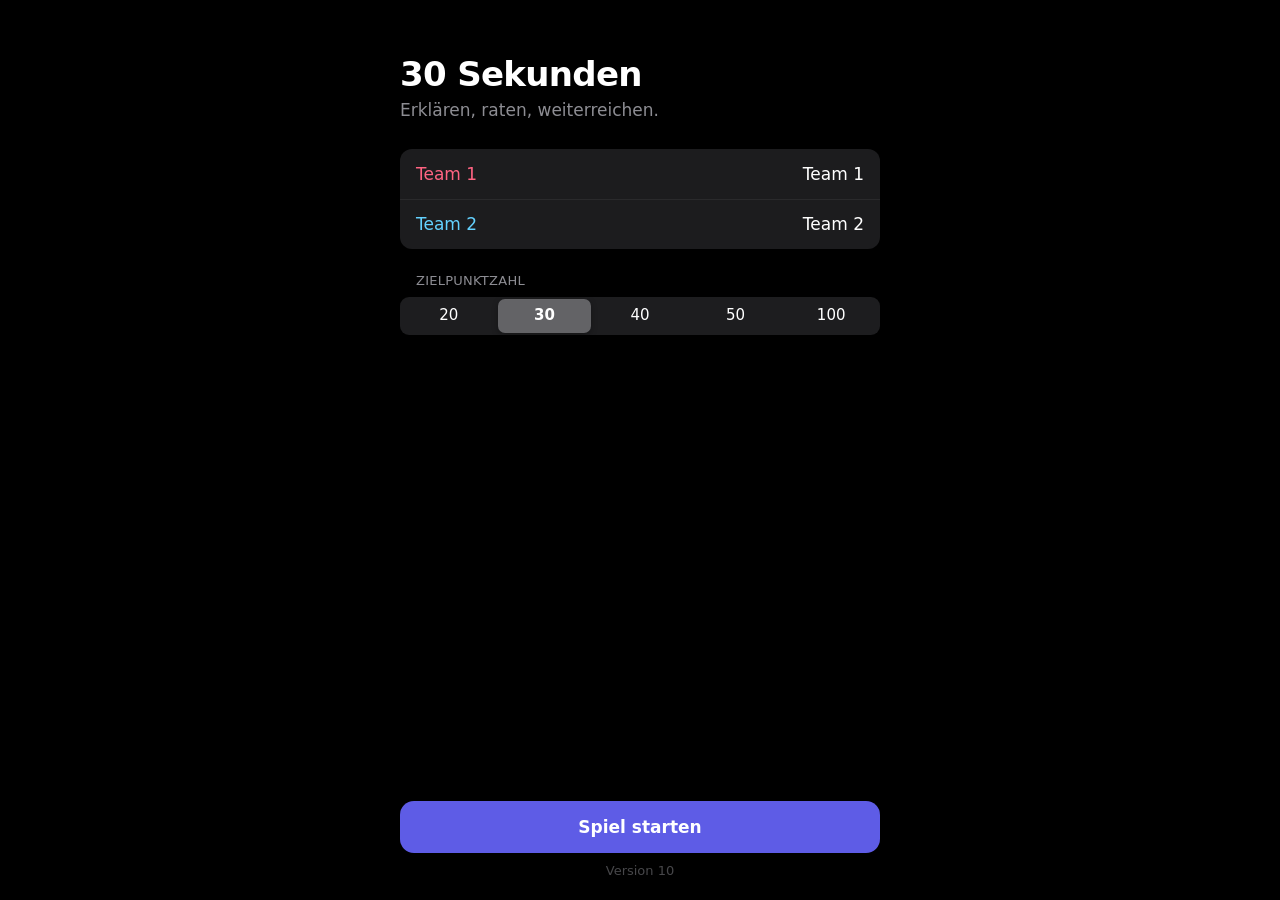
<file: index.html>
<!doctype html>
<html lang="de">
<head>
  <meta charset="utf-8">
  <meta name="viewport" content="width=device-width, initial-scale=1, viewport-fit=cover, user-scalable=no">
  <meta name="theme-color" content="#000000">
  <!-- iPhone: über "Zum Home-Bildschirm" läuft die App im Vollbild, ohne Safari-Leisten -->
  <meta name="mobile-web-app-capable" content="yes">
  <meta name="apple-mobile-web-app-capable" content="yes">
  <meta name="apple-mobile-web-app-status-bar-style" content="black-translucent">
  <meta name="apple-mobile-web-app-title" content="30 Sekunden">
  <meta name="format-detection" content="telephone=no">
  <link rel="icon" href="data:image/svg+xml,<svg xmlns='http://www.w3.org/2000/svg' viewBox='0 0 100 100'><rect width='100' height='100' rx='22' fill='%235e5ce6'/><text x='50' y='68' text-anchor='middle' font-family='system-ui,sans-serif' font-weight='700' font-size='50' fill='white'>30</text></svg>">
  <title>30 Sekunden</title>
  <link rel="stylesheet" href="style.css?v=10">
</head>
<body>
  <!-- Der jeweilige Bildschirm wird von app.js hier hineingeschrieben -->
  <main id="app"></main>
  <!-- Begriffe-Log, liegt über dem Spiel -->
  <div id="log-overlay" hidden></div>
  <!-- ?v=… bei jeder Veröffentlichung hochzählen: sonst zeigt das Handy noch die alte Fassung aus dem Zwischenspeicher -->
  <script src="app.js?v=10"></script>
</body>
</html>
</file>
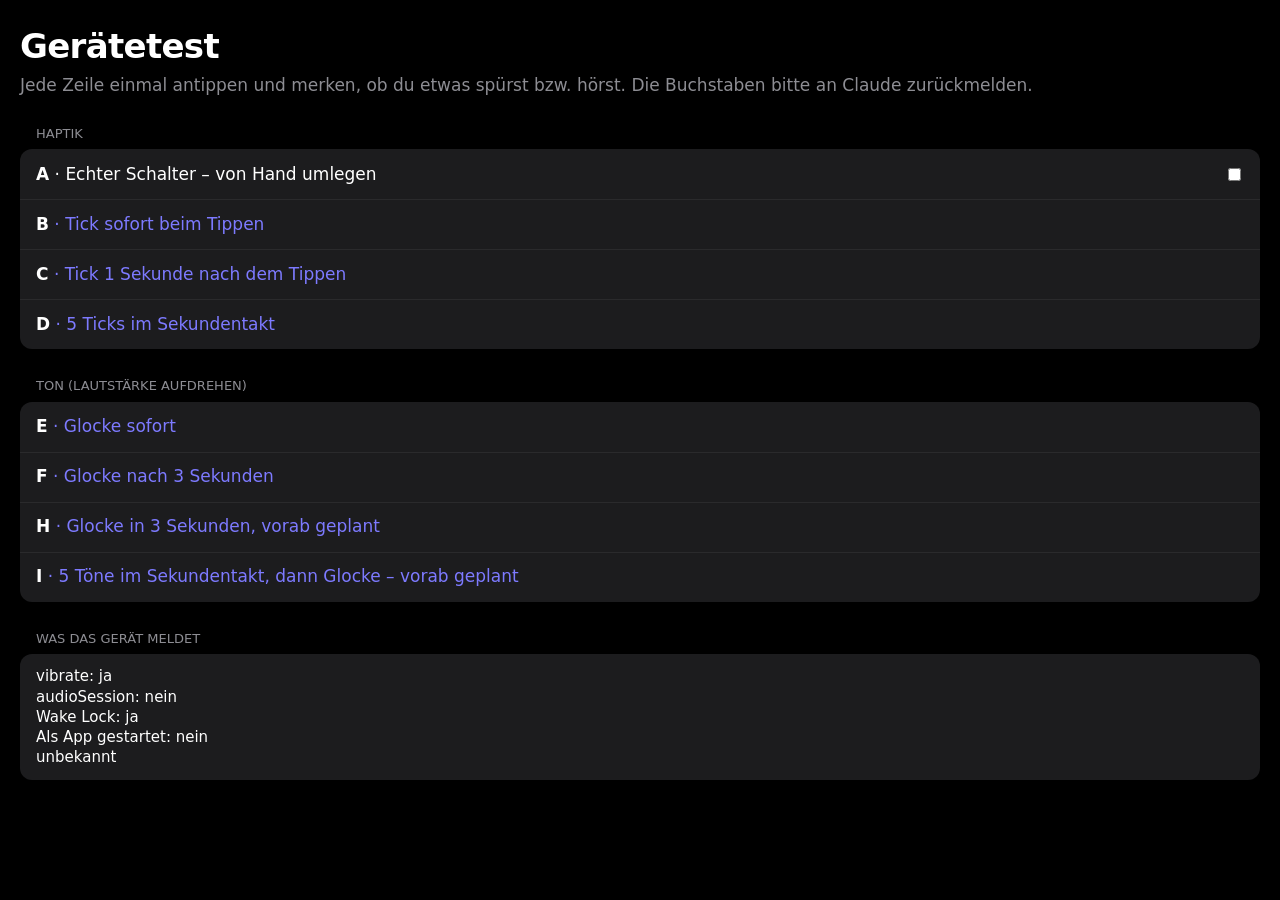
<file: test.html>
<!doctype html>
<html lang="de">
<head>
  <meta charset="utf-8">
  <meta name="viewport" content="width=device-width, initial-scale=1, viewport-fit=cover">
  <meta name="theme-color" content="#000000">
  <title>30 Sekunden – Gerätetest</title>
  <style>
    /* Prüfseite für Haptik und Ton – gehört nicht zum Spiel */
    body {
      margin: 0;
      padding: calc(24px + env(safe-area-inset-top)) 20px calc(24px + env(safe-area-inset-bottom));
      background: #000;
      color: #fff;
      font: 17px/1.35 -apple-system, BlinkMacSystemFont, system-ui, "Segoe UI", sans-serif;
    }
    h1 { margin: 0 0 4px; font-size: 34px; letter-spacing: -0.02em; }
    h2 { margin: 28px 16px 7px; font-size: 13px; font-weight: 400; text-transform: uppercase; color: rgba(235, 235, 245, 0.6); }
    p { margin: 0 0 8px; color: rgba(235, 235, 245, 0.6); }
    .gruppe { background: #1c1c1e; border-radius: 12px; overflow: hidden; }
    .gruppe > * { display: flex; align-items: center; justify-content: space-between; gap: 12px; width: 100%; min-height: 50px; padding: 8px 16px; box-sizing: border-box; }
    .gruppe > * + * { box-shadow: inset 0 0.5px 0 #38383a; }
    button { font: inherit; color: #7d7aff; text-align: left; background: none; border: 0; cursor: pointer; }
    button:active { opacity: 0.5; }
    b { font-weight: 600; color: #fff; }
    #status { padding: 12px 16px; background: #1c1c1e; border-radius: 12px; font-size: 15px; white-space: pre-wrap; }
  </style>
</head>
<body>
  <h1>Gerätetest</h1>
  <p>Jede Zeile einmal antippen und merken, ob du etwas spürst bzw. hörst. Die Buchstaben bitte an Claude zurückmelden.</p>

  <h2>Haptik</h2>
  <div class="gruppe">
    <label><span><b>A</b> · Echter Schalter – von Hand umlegen</span><input type="checkbox" switch></label>
    <button data-test="b"><span><b>B</b> · Tick sofort beim Tippen</span></button>
    <button data-test="c"><span><b>C</b> · Tick 1 Sekunde nach dem Tippen</span></button>
    <button data-test="d"><span><b>D</b> · 5 Ticks im Sekundentakt</span></button>
  </div>

  <h2>Ton (Lautstärke aufdrehen)</h2>
  <div class="gruppe">
    <button data-test="e"><span><b>E</b> · Glocke sofort</span></button>
    <button data-test="f"><span><b>F</b> · Glocke nach 3 Sekunden</span></button>
    <button data-test="h"><span><b>H</b> · Glocke in 3 Sekunden, vorab geplant</span></button>
    <button data-test="i"><span><b>I</b> · 5 Töne im Sekundentakt, dann Glocke – vorab geplant</span></button>
  </div>

  <h2>Was das Gerät meldet</h2>
  <div id="status"></div>

  <script>
    const status = document.getElementById("status");
    const zeilen = [];
    function melde(text) {
      zeilen.push(text);
      status.textContent = zeilen.slice(-12).join("\n");
    }

    // Derselbe Umweg wie in der App: unsichtbaren iOS-Schalter anlegen und umlegen
    function tick() {
      if (navigator.vibrate) return navigator.vibrate(70);
      const label = document.createElement("label");
      label.style.display = "none";
      const schalter = document.createElement("input");
      schalter.type = "checkbox";
      schalter.setAttribute("switch", "");
      label.appendChild(schalter);
      document.head.appendChild(label);
      label.click();
      label.remove();
    }

    let audio = null;
    function tonBereit() {
      audio = audio || new (window.AudioContext || window.webkitAudioContext)();
      if (audio.state !== "running") audio.resume();
    }
    function piep(in_sekunden) {
      const t = audio.currentTime + 0.03 + in_sekunden;
      const oszillator = audio.createOscillator();
      const lautstaerke = audio.createGain();
      oszillator.frequency.value = 1100;
      lautstaerke.gain.setValueAtTime(0.0001, t);
      lautstaerke.gain.exponentialRampToValueAtTime(0.3, t + 0.01);
      lautstaerke.gain.exponentialRampToValueAtTime(0.0001, t + 0.09);
      oszillator.connect(lautstaerke).connect(audio.destination);
      oszillator.start(t);
      oszillator.stop(t + 0.2);
    }
    function glocke(in_sekunden = 0) {
      const t = audio.currentTime + 0.03 + in_sekunden;
      for (const [frequenz, anteil] of [[880, 1], [1760, 0.5], [2640, 0.3]]) {
        const oszillator = audio.createOscillator();
        const lautstaerke = audio.createGain();
        oszillator.frequency.value = frequenz;
        lautstaerke.gain.setValueAtTime(0.0001, t);
        lautstaerke.gain.exponentialRampToValueAtTime(0.4 * anteil, t + 0.01);
        lautstaerke.gain.exponentialRampToValueAtTime(0.0001, t + 1.6);
        oszillator.connect(lautstaerke).connect(audio.destination);
        oszillator.start(t);
        oszillator.stop(t + 1.7);
      }
      melde("Glocke " + (in_sekunden ? "eingeplant" : "gespielt") + " – Zustand: " + audio.state);
    }

    const TESTS = {
      b() { tick(); melde("B ausgelöst"); },
      c() { setTimeout(() => { tick(); melde("C ausgelöst"); }, 1000); },
      d() { for (let i = 0; i < 5; i++) setTimeout(() => { tick(); melde("D Tick " + (i + 1)); }, 1000 * (i + 1)); },
      e() { tonBereit(); glocke(); },
      f() { tonBereit(); melde("F: Glocke kommt in 3 Sekunden …"); setTimeout(glocke, 3000); },
      h() { tonBereit(); glocke(3); melde("H: Glocke ist für in 3 Sekunden eingeplant"); },
      i() {
        tonBereit();
        for (let s = 0; s < 5; s++) piep(s);
        glocke(5);
        melde("I: 5 Töne und Glocke eingeplant");
      },
    };
    document.addEventListener("click", (ereignis) => {
      const knopf = ereignis.target.closest("[data-test]");
      if (!knopf) return;
      try {
        TESTS[knopf.dataset.test]();
      } catch (fehler) {
        melde("Fehler bei " + knopf.dataset.test.toUpperCase() + ": " + fehler);
      }
    });

    melde("vibrate: " + (navigator.vibrate ? "ja" : "nein"));
    melde("audioSession: " + (navigator.audioSession ? "ja (" + navigator.audioSession.type + ")" : "nein"));
    melde("Wake Lock: " + (navigator.wakeLock ? "ja" : "nein"));
    melde("Als App gestartet: " + (navigator.standalone ? "ja" : "nein"));
    melde((navigator.userAgent.match(/OS [\d_]+|Version\/[\d.]+/g) || ["unbekannt"]).join(" · "));
  </script>
</body>
</html>
</file>
<file: style.css>
/*
  30 Sekunden – Optik nach dem Vorbild von iOS im dunklen Modus.

  Schwarzer Grund, die Systemschrift des Geräts (auf dem iPhone San Francisco),
  die Systemfarben von Apple, gruppierte Listen mit abgerundeten Ecken, ein
  gefüllter Hauptknopf und reine Textknöpfe in der Akzentfarbe.
*/

:root {
  /* Grund und Flächen wie in den iOS-Einstellungen */
  --grund: #000;
  --flaeche: #1c1c1e;
  --flaeche-hell: #2c2c2e;
  --trenner: #38383a;
  --fuellung: rgba(120, 120, 128, 0.24); /* graue Füllung für Kapseln und Schalter */

  /* Schrift in drei Stufen */
  --text: #fff;
  --sekundaer: rgba(235, 235, 245, 0.6);
  --tertiaer: rgba(235, 235, 245, 0.3);

  /* Akzent: System-Indigo. Die hellere Stufe ist für Schrift auf Schwarz. */
  --indigo: #5e5ce6;
  --indigo-hell: #7d7aff;

  /* Teamfarben aus der Systempalette: Pink und Cyan */
  --team-0: #ff6482;
  --team-1: #64d2ff;

  --richtig: #30d158;
  --warn: #ff453a;
  --akzent: var(--indigo-hell);

  --schrift: -apple-system, BlinkMacSystemFont, "SF Pro Text", system-ui, "Segoe UI", Roboto, sans-serif;
  /* Für große Zahlen die runde Variante der Systemschrift, wie in der Uhr-App */
  --zahlen: ui-rounded, "SF Pro Rounded", -apple-system, BlinkMacSystemFont, system-ui, "Segoe UI", sans-serif;
}

* {
  box-sizing: border-box;
  -webkit-tap-highlight-color: transparent;
}

[hidden] {
  display: none !important;
}

html {
  color-scheme: dark;
}

html,
body {
  margin: 0;
  height: 100%;
  background: var(--grund);
  color: var(--text);
  font-family: var(--schrift);
  font-size: 17px; /* Grundgröße von iOS */
  line-height: 1.3;
  -webkit-font-smoothing: antialiased;
  /* Kein Markieren, kein Zoomen, kein Gummiband-Scrollen beim hektischen Tippen */
  user-select: none;
  -webkit-user-select: none;
  -webkit-touch-callout: none; /* iPhone: kein Menü bei langem Druck */
  -webkit-text-size-adjust: 100%;
  touch-action: manipulation;
  overscroll-behavior: none;
}

.team-0 {
  --akzent: var(--team-0);
}
.team-1 {
  --akzent: var(--team-1);
}

/* ---------- Grundgerüst jedes Bildschirms ---------- */

.screen {
  position: relative;
  min-height: 100dvh;
  max-width: 520px;
  margin: 0 auto;
  /* env(safe-area-…): Abstand zu Dynamic Island oben und Home-Balken unten */
  padding: calc(24px + env(safe-area-inset-top)) 20px calc(20px + env(safe-area-inset-bottom));
  /* im Querformat liegt die Dynamic Island an der Seite */
  padding-left: max(20px, env(safe-area-inset-left));
  padding-right: max(20px, env(safe-area-inset-right));
  display: flex;
  flex-direction: column;
  align-items: center;
  justify-content: center;
  gap: 14px;
  text-align: center;
}

h1,
h2,
h3,
p {
  margin: 0;
}

/* Große Titel: fett und eng gesetzt, wie die Überschriften der System-Apps */
h1,
h2 {
  font-size: 34px;
  font-weight: 700;
  letter-spacing: -0.02em;
  line-height: 1.1;
  overflow-wrap: anywhere;
  -webkit-hyphens: auto;
  hyphens: auto; /* lange Wörter mit Trennstrich umbrechen */
}
h1 b {
  font-weight: inherit;
}

.unter,
.hinweis {
  font-size: 17px;
  color: var(--sekundaer);
}
.hinweis b {
  font-weight: 600;
  color: var(--text);
}

/* Fußnote: klein und grau */
.klein {
  font-size: 15px;
  color: var(--sekundaer);
}

/* ---------- Knöpfe ---------- */

/* Der gefüllte Hauptknopf */
.knopf {
  font: inherit;
  font-size: 17px;
  font-weight: 600;
  color: #fff;
  background: var(--indigo);
  border: 0;
  border-radius: 14px;
  padding: 12px 20px;
  cursor: pointer;
  transition: opacity 0.15s;
}
.knopf:active {
  opacity: 0.7;
}
.knopf:disabled {
  opacity: 0.35;
}
.knopf.gross {
  width: 100%;
  min-height: 52px;
}
/* Der Textknopf: nur Schrift in der Akzentfarbe */
.knopf.leise {
  align-self: center;
  background: transparent;
  color: var(--indigo-hell);
  font-weight: 400;
  padding: 10px 12px;
}
.knopf.warn {
  color: var(--warn);
}

.knoepfe {
  width: 100%;
  display: flex;
  flex-direction: column;
  gap: 6px;
  margin-top: 10px;
}

.ecke {
  position: absolute;
  top: calc(6px + env(safe-area-inset-top));
  right: max(8px, env(safe-area-inset-right));
}

/* ---------- Einstellungen ---------- */

/* Titel oben links, Hauptknopf unten – wie ein Einrichtungsbildschirm in iOS */
.einstellungen {
  align-items: stretch;
  justify-content: flex-start;
  padding-top: calc(56px + env(safe-area-inset-top));
  text-align: left;
}
.einstellungen .unter {
  margin: -8px 0 14px;
}
.einstellungen .knopf.gross {
  margin-top: auto;
}

.version {
  margin-top: -4px;
  font-size: 13px;
  text-align: center;
  color: var(--tertiaer);
}

/* Gruppierte Liste: eine abgerundete Fläche, Zeilen durch feine Linien getrennt */
.gruppe {
  background: var(--flaeche);
  border-radius: 12px;
  overflow: hidden;
}
.feld {
  display: flex;
  align-items: center;
  gap: 12px;
  min-height: 50px;
  padding: 0 16px;
  color: var(--akzent);
  font-weight: 500;
}
.feld + .feld {
  box-shadow: inset 0 0.5px 0 var(--trenner);
}
.feld span {
  flex: 0 0 auto;
}
.feld input {
  flex: 1;
  min-width: 0;
  font: inherit;
  font-weight: 400;
  color: var(--text);
  text-align: right;
  background: transparent;
  border: 0;
  padding: 12px 0;
  user-select: text;
  -webkit-user-select: text;
}
.feld input::placeholder {
  color: var(--tertiaer);
}
.feld input:focus {
  outline: none;
}

.ziele {
  border: 0;
  padding: 0;
  margin: 10px 0 0;
}
/* Abschnittsüberschrift einer gruppierten Liste */
.ziele legend,
.frage {
  padding: 0 16px;
  margin-bottom: 7px;
  font-size: 13px;
  text-transform: uppercase;
  letter-spacing: 0.02em;
  color: var(--sekundaer);
}
/* Segmentschalter */
.ziele > div {
  display: flex;
  gap: 2px;
  padding: 2px;
  background: var(--fuellung);
  border-radius: 9px;
}
.ziel {
  flex: 1;
}
.ziel input {
  position: absolute;
  opacity: 0;
}
.ziel span {
  display: block;
  text-align: center;
  padding: 7px 0;
  font-size: 15px;
  font-weight: 500;
  font-variant-numeric: tabular-nums;
  border-radius: 7px;
  transition: background-color 0.15s;
}
.ziel input:checked + span {
  background: #636366;
  font-weight: 600;
  box-shadow: 0 2px 6px rgba(0, 0, 0, 0.3);
}

/* ---------- "Team X ist dran" und Countdown ---------- */

/* Ein Schein in der Teamfarbe: auch aus dem Augenwinkel ist klar, wer dran ist */
.bereit,
.countdown {
  background: radial-gradient(circle at 50% 44%, color-mix(in srgb, var(--akzent) 22%, transparent), transparent 60%);
}
.bereit {
  cursor: pointer;
  gap: 10px;
}
.bereit h2 {
  font-size: clamp(40px, 12vw, 52px);
  color: var(--akzent);
}
.bereit .hinweis:last-child {
  margin-top: 28px;
  font-size: 15px;
  animation: pulsieren 1.6s ease-in-out infinite;
}

/* Kurzer Spielstand: Name und Zahl je Team in dessen Farbe */
.spielstand {
  display: flex;
  flex-wrap: wrap;
  justify-content: center;
  align-items: baseline;
  gap: 0 8px;
  font-family: var(--zahlen);
  font-size: 22px;
  font-weight: 600;
  font-variant-numeric: tabular-nums;
}
.spielstand span {
  color: var(--akzent);
}
.spielstand small {
  font-family: var(--schrift);
  font-size: 15px;
  font-weight: 500;
}
.spielstand i {
  font-style: normal;
  color: var(--tertiaer);
}
/* "Stechrunde" als eigene Zeile darüber */
.spielstand em {
  flex-basis: 100%;
  font-family: var(--schrift);
  font-size: 13px;
  font-style: normal;
  font-weight: 400;
  text-transform: uppercase;
  letter-spacing: 0.02em;
  color: var(--sekundaer);
}

.countdown .zahl {
  font-family: var(--zahlen);
  font-size: 200px;
  font-weight: 700;
  line-height: 1;
  color: var(--akzent);
  animation: aufploppen 1s ease-out;
}

/* ---------- Runde ---------- */

.runde {
  justify-content: flex-start;
  gap: 0;
  /* Uhr und Karte bleiben neben der Dynamic Island, die Tipp-Hälften reichen bis zum Rand */
  padding: 0 env(safe-area-inset-right) 0 env(safe-area-inset-left);
  max-width: none; /* die Tipp-Hälften gehen über die ganze Breite */
  height: 100dvh;
  overflow: hidden;
  /* Uhr und Karte liegen über den beiden Tipp-Hälften und lassen Berührungen durch */
  pointer-events: none;
}

.haelften {
  position: absolute;
  inset: 0;
  display: flex;
  pointer-events: auto;
  /* Während der Runde kein Scrollen, Zoomen oder Wischen – nur Tippen */
  touch-action: none;
}
.haelfte {
  flex: 1;
  border: 0;
  padding: 0 0 calc(22px + env(safe-area-inset-bottom));
  display: flex;
  align-items: flex-end;
  justify-content: center;
  font: inherit;
  font-weight: 600;
  cursor: pointer;
}
/* Die Beschriftung sitzt in einer Kapsel; tippbar ist trotzdem die ganze Hälfte */
.haelfte span {
  padding: 13px 24px;
  border-radius: 999px;
}
.haelfte.richtig {
  color: var(--richtig);
  background: linear-gradient(to top, rgba(48, 209, 88, 0.16), transparent 70%);
  border-right: 0.5px solid var(--trenner);
}
.haelfte.richtig span {
  background: rgba(48, 209, 88, 0.2);
}
.haelfte.weiter {
  color: var(--text);
  background: linear-gradient(to top, rgba(120, 120, 128, 0.16), transparent 70%);
}
.haelfte.weiter span {
  background: var(--fuellung);
}
.haelfte.richtig:active {
  background: rgba(48, 209, 88, 0.28);
}
.haelfte.weiter:active {
  background: rgba(120, 120, 128, 0.3);
}

.uhr {
  position: relative;
  width: 100%;
  padding: calc(12px + env(safe-area-inset-top)) 20px 0;
}
.balken {
  height: 4px;
  border-radius: 2px;
  background: var(--fuellung);
  overflow: hidden;
}
.balken i {
  display: block;
  height: 100%;
  width: 100%;
  border-radius: 2px;
  background: var(--akzent);
  transition: width 0.1s linear;
}
.uhr-zeile {
  display: flex;
  justify-content: space-between;
  align-items: baseline;
  margin-top: 6px;
  font-size: 15px;
  color: var(--sekundaer);
}
.uhr-zeile b,
.uhr-zeile em {
  font-weight: 600;
  font-variant-numeric: tabular-nums;
}
.uhr-zeile b {
  color: var(--akzent);
}
.uhr-zeile em {
  font-style: normal;
  color: var(--richtig);
}
.uhr-zeile strong {
  font-family: var(--zahlen);
  font-size: 48px;
  font-weight: 700;
  line-height: 1;
  color: var(--text);
  font-variant-numeric: tabular-nums;
}
.uhr-zeile strong.knapp {
  color: var(--warn);
  animation: pochen 0.5s ease-in-out infinite alternate;
}

/* Pausenknopf in der Kopfzeile: rund, grau, groß genug für den Finger.
   Er liegt über den Tipp-Hälften und fängt seine Berührung selbst ab. */
.pausenknopf {
  align-self: center;
  pointer-events: auto;
  width: 44px;
  height: 44px;
  padding: 0;
  display: grid;
  place-items: center;
  color: var(--text);
  background: var(--fuellung);
  border: 0;
  border-radius: 50%;
  cursor: pointer;
}
.pausenknopf svg {
  width: 24px;
  height: 24px;
}
.pausenknopf:active {
  opacity: 0.6;
}

/* Pausenfeld: deckt die ganze Runde ab, auch die Karte */
.pause {
  position: absolute;
  inset: 0;
  z-index: 5;
  pointer-events: auto;
  display: flex;
  flex-direction: column;
  align-items: center;
  justify-content: center;
  gap: 8px;
  padding: 24px;
  background: var(--grund);
}
.pause b {
  font-size: 34px;
  font-weight: 700;
  letter-spacing: -0.02em;
}
.pause small {
  margin-bottom: 20px;
  font-size: 15px;
  color: var(--sekundaer);
}
.pause .knopf.gross {
  max-width: 340px;
}

/* Die Karte: eine gruppierte Liste mit drei Zeilen */
.karte {
  position: relative;
  list-style: none;
  width: calc(100% - 32px);
  max-width: 800px;
  /* etwas oberhalb der Mitte: unten bleibt Platz für die Daumen */
  margin: auto 16px;
  top: -4dvh;
  padding: 4px 20px;
  background: var(--flaeche);
  border: 1px solid transparent; /* trägt nur die Farbe beim Aufblitzen */
  border-radius: 22px;
}
.karte li {
  padding: 26px 0;
  font-size: clamp(24px, 7.4vw, 32px);
  font-weight: 700;
  letter-spacing: -0.015em;
  line-height: 1.15;
  border-bottom: 0.5px solid var(--trenner);
  overflow-wrap: anywhere;
  -webkit-hyphens: auto;
  hyphens: auto; /* lange Wörter mit Trennstrich umbrechen */
}
.karte li:last-child {
  border-bottom: 0;
}
/* Neue Karte: zeigt kurz an, wie die vorige gewertet wurde */
.karte.nach-richtig {
  animation: karte-richtig 0.35s ease-out;
}
.karte.nach-weiter {
  animation: karte-weiter 0.25s ease-out;
}

/* ---------- Rundenende ---------- */

/* Die Glocke ist eine Strichzeichnung; ihre Größe folgt der Schriftgröße */
.glocke {
  width: 1em;
  height: 1em;
  font-size: 64px;
  color: var(--akzent);
  transform-origin: 50% 10%;
}
/* läutet nur direkt nach der Runde, nicht bei jedem Neuzeichnen */
.rundenende.neu .glocke {
  animation: laeuten 1.4s ease-out;
}

.kopf,
.liste {
  width: 100%;
  display: flex;
  flex-direction: column;
  align-items: center;
  gap: 6px;
}

/* Der Spruch zur Runde */
.kommentar {
  max-width: 30ch;
  margin-bottom: 4px;
  font-size: 17px;
  font-weight: 500;
  text-wrap: balance;
}

/* Gewertete Karten als gruppierte Liste: je Zeile eine Karte */
.wahl {
  list-style: none;
  width: 100%;
  padding: 0;
  margin: 0;
  background: var(--flaeche);
  border-radius: 12px;
  overflow: hidden;
}
.wahl li {
  display: flex;
  gap: 2px;
  padding: 3px;
}
.wahl li + li {
  box-shadow: inset 0 0.5px 0 var(--trenner);
}
/* Der erklärte Begriff wird angetippt und füllt sich in der Teamfarbe */
.wahl button {
  flex: 1;
  min-width: 0;
  min-height: 44px;
  font: inherit;
  font-size: 15px;
  line-height: 1.15;
  color: var(--text);
  background: transparent;
  border: 0;
  border-radius: 9px;
  padding: 6px 4px;
  overflow-wrap: anywhere;
  -webkit-hyphens: auto;
  hyphens: auto; /* lange Wörter mit Trennstrich umbrechen */
  cursor: pointer;
  transition:
    background-color 0.15s,
    color 0.15s;
}
.wahl button.gewaehlt {
  background: var(--akzent);
  color: #000;
  font-weight: 600;
}

/* Streichen am Zeilenende: schmal und zurückhaltend */
.wahl button.streichen {
  flex: 0 0 40px;
  font-size: 17px;
  color: var(--sekundaer);
}
.wahl li.gestrichen button:not(.streichen) {
  color: var(--tertiaer);
  text-decoration: line-through;
  cursor: default;
}
.wahl li.gestrichen .streichen {
  color: var(--indigo-hell);
}
.fussnote {
  align-self: flex-start;
  padding: 0 16px;
  font-size: 13px;
  text-align: left;
  color: var(--sekundaer);
}

/* Mit Kartenliste rückt der Kopf zusammen, damit die Liste Platz hat */
.rundenende.mit-karten {
  justify-content: flex-start;
  gap: 16px;
}
.rundenende.mit-karten .glocke {
  font-size: 44px;
}
.frage {
  align-self: flex-start;
  margin-bottom: 1px;
}

/* Der nächste Schritt bleibt am unteren Rand stehen, auch wenn die Liste lang ist */
.fuss {
  position: sticky;
  bottom: 0;
  width: 100%;
  margin-top: auto;
  padding: 28px 0 calc(4px + env(safe-area-inset-bottom));
  background: linear-gradient(to bottom, transparent, var(--grund) 28px);
  display: flex;
  flex-direction: column;
  gap: 12px;
}
.rundenende:not(.mit-karten) .fuss {
  margin-top: 16px;
}

.weiterreichen {
  font-size: 15px;
  color: var(--sekundaer);
}
.weiterreichen b {
  display: block;
  font-size: 28px;
  font-weight: 700;
  letter-spacing: -0.02em;
  line-height: 1.2;
  color: var(--akzent);
}

/* ---------- Punktestand ---------- */

.ende h2 {
  color: var(--akzent);
}

/* Zwei Zeilen einer gruppierten Liste; der Strich am unteren Rand zeigt den Fortschritt */
.stand {
  width: 100%;
  display: flex;
  flex-direction: column;
  margin: 10px 0 0;
}
.stand small {
  margin-top: 8px;
  padding: 0 16px;
  font-size: 13px;
  text-align: left;
  color: var(--sekundaer);
}
.stand-zeile {
  position: relative;
  display: flex;
  justify-content: space-between;
  align-items: center;
  gap: 12px;
  min-height: 60px;
  padding: 8px 16px;
  background: var(--flaeche);
  overflow: hidden;
  font-weight: 500;
  text-align: left;
}
.stand-zeile:first-child {
  border-radius: 12px 12px 0 0;
}
.stand-zeile:nth-child(2) {
  border-radius: 0 0 12px 12px;
  box-shadow: inset 0 0.5px 0 var(--trenner);
}
.stand-zeile span {
  min-width: 0;
  overflow-wrap: anywhere;
  -webkit-hyphens: auto;
  hyphens: auto; /* lange Wörter mit Trennstrich umbrechen */
}
.stand-zeile b {
  font-family: var(--zahlen);
  font-size: 30px;
  font-weight: 700;
  font-variant-numeric: tabular-nums;
  color: var(--akzent);
}
.stand-zeile i {
  position: absolute;
  left: 0;
  bottom: 0;
  height: 3px;
  border-radius: 0 2px 2px 0;
  background: var(--akzent);
}

/* ---------- Log ---------- */

#log-overlay {
  position: fixed;
  inset: 0;
  background: var(--grund);
  overflow-y: auto;
  z-index: 10;
}
.log {
  max-width: 520px;
  margin: 0 auto;
  padding: calc(6px + env(safe-area-inset-top)) 20px calc(24px + env(safe-area-inset-bottom));
  padding-left: max(20px, env(safe-area-inset-left));
  padding-right: max(20px, env(safe-area-inset-right));
  display: flex;
  flex-direction: column;
  gap: 12px;
}
/* Kopfzeile wie eine Navigationsleiste: Titel links groß, "Fertig" rechts */
.log > header {
  display: flex;
  justify-content: space-between;
  align-items: center;
  margin-right: -12px;
}
.log h3 {
  font-size: 28px;
  font-weight: 700;
  letter-spacing: -0.02em;
}
.log > header .knopf {
  font-weight: 600;
}
.log ol {
  list-style: none;
  padding: 0;
  margin: 0;
  background: var(--flaeche);
  border-radius: 12px;
  overflow: hidden;
}
.log li {
  padding: 12px 16px;
}
.log li + li {
  box-shadow: inset 0 0.5px 0 var(--trenner);
}
.log li header {
  display: flex;
  gap: 6px;
  font-size: 13px;
  color: var(--akzent);
}
.log li header b {
  font-weight: 400;
  color: var(--sekundaer);
}
.log li header em {
  margin-left: auto;
  font-style: normal;
  font-weight: 600;
  font-variant-numeric: tabular-nums;
}
.log li p {
  margin-top: 4px;
  font-size: 16px;
}

/* ---------- Animationen ---------- */

@keyframes pulsieren {
  50% {
    opacity: 0.35;
  }
}

@keyframes aufploppen {
  0% {
    transform: scale(1.6);
    opacity: 0;
  }
  25% {
    transform: scale(1);
    opacity: 1;
  }
  100% {
    transform: scale(0.85);
    opacity: 0.4;
  }
}

@keyframes pochen {
  to {
    transform: scale(1.15);
  }
}

@keyframes karte-richtig {
  0% {
    transform: scale(0.94);
    border-color: var(--richtig);
    box-shadow: 0 0 0 8px rgba(48, 209, 88, 0.3);
  }
}

@keyframes karte-weiter {
  0% {
    transform: translateX(36px);
    opacity: 0.2;
  }
}

@keyframes laeuten {
  0% {
    transform: rotate(0);
  }
  10% {
    transform: rotate(28deg);
  }
  25% {
    transform: rotate(-24deg);
  }
  40% {
    transform: rotate(18deg);
  }
  55% {
    transform: rotate(-12deg);
  }
  70% {
    transform: rotate(7deg);
  }
  85% {
    transform: rotate(-3deg);
  }
  100% {
    transform: rotate(0);
  }
}

/* ---------- Querformat am Handy ----------
   Greift nur bei wenig Höhe. Ein Tablet oder Laptop im Querformat hat genug
   Platz und behält die normale Anordnung. */

@media (orientation: landscape) and (max-height: 540px) {
  .screen {
    max-width: 800px;
    gap: 8px;
    padding-top: calc(12px + env(safe-area-inset-top));
    padding-bottom: calc(10px + env(safe-area-inset-bottom));
  }
  h1,
  h2 {
    font-size: 28px;
  }
  .glocke {
    font-size: 40px;
  }
  .knopf.gross {
    min-height: 46px;
    padding: 8px 20px;
  }
  /* Knöpfe nebeneinander statt untereinander */
  .knoepfe {
    flex-direction: row;
    align-items: center;
    gap: 8px;
    margin-top: 4px;
  }
  .knoepfe .knopf.gross {
    flex: 1;
  }

  /* Einstellungen: beide Teams nebeneinander */
  .einstellungen {
    padding-top: calc(14px + env(safe-area-inset-top));
    gap: 10px;
  }
  .einstellungen .unter {
    display: none;
  }
  .gruppe {
    display: grid;
    grid-template-columns: 1fr 1fr;
  }
  .feld {
    min-height: 44px;
  }
  .feld + .feld {
    box-shadow: inset 0.5px 0 0 var(--trenner);
  }
  .ziele {
    margin-top: 2px;
  }

  /* "Team X ist dran" in einer Zeile */
  .bereit {
    gap: 6px;
  }
  .bereit h2 {
    font-size: 40px;
  }
  .bereit h2 br {
    display: none;
  }
  .bereit .hinweis:last-child {
    margin-top: 10px;
  }
  .countdown .zahl {
    font-size: min(200px, 60dvh);
  }

  /* Runde: die Begriffe stehen nebeneinander statt untereinander */
  .runde {
    max-width: none;
  }
  .uhr {
    padding-top: calc(10px + env(safe-area-inset-top));
  }
  .uhr-zeile {
    margin-top: 4px;
  }
  .uhr-zeile strong {
    font-size: 34px;
  }
  .karte {
    display: flex;
    top: -3dvh;
    padding: 6px 4px;
    border-radius: 18px;
  }
  .karte li {
    flex: 1;
    min-width: 0;
    display: flex;
    align-items: center;
    justify-content: center;
    padding: 20px 14px;
    font-size: clamp(19px, 3vw, 26px);
    border-bottom: 0;
    border-right: 0.5px solid var(--trenner);
  }
  .karte li:last-child {
    border-right: 0;
  }
  .haelfte {
    padding-bottom: calc(8px + env(safe-area-inset-bottom));
  }
  .haelfte span {
    padding: 8px 20px;
  }

  /* Rundenende: links Ergebnis und nächster Schritt, rechts die Kartenliste */
  .rundenende.mit-karten {
    display: grid;
    grid-template-columns: minmax(210px, 1fr) 1.7fr;
    grid-template-rows: auto 1fr;
    column-gap: 24px;
    align-items: start;
  }
  .rundenende.mit-karten .kopf {
    grid-area: 1 / 1;
    position: sticky;
    top: calc(12px + env(safe-area-inset-top));
    gap: 2px;
  }
  .rundenende.mit-karten .fuss {
    grid-area: 2 / 1;
    align-self: end;
    padding-top: 12px;
    gap: 8px;
  }
  .rundenende.mit-karten .liste {
    grid-area: 1 / 2 / span 2;
  }
  .rundenende.mit-karten .glocke {
    font-size: 34px;
  }
  /* so hoch wie der Log-Knopf in der Ecke, damit die Liste erst darunter beginnt */
  .frage {
    min-height: 34px;
    display: flex;
    align-items: center;
  }
  .weiterreichen b {
    font-size: 24px;
  }
  /* Ohne Kartenliste: Hinweis und Knopf nebeneinander, das spart eine Zeile */
  .rundenende:not(.mit-karten) .fuss {
    flex-direction: row;
    align-items: center;
    margin-top: 0;
    padding-top: 8px;
  }
  .rundenende:not(.mit-karten) .fuss > * {
    flex: 1;
  }

  /* Punktestand: beide Teams nebeneinander, jedes als eigene Fläche */
  .stand {
    display: grid;
    grid-template-columns: 1fr 1fr;
    column-gap: 10px;
    margin-top: 4px;
  }
  .stand small {
    grid-column: 1 / -1;
    margin-top: 6px;
  }
  .stand-zeile,
  .stand-zeile:first-child,
  .stand-zeile:nth-child(2) {
    min-height: 52px;
    border-radius: 12px;
    box-shadow: none;
  }

  .log {
    max-width: 800px;
  }
}

@media (prefers-reduced-motion: reduce) {
  * {
    animation: none !important;
  }
}
</file>
